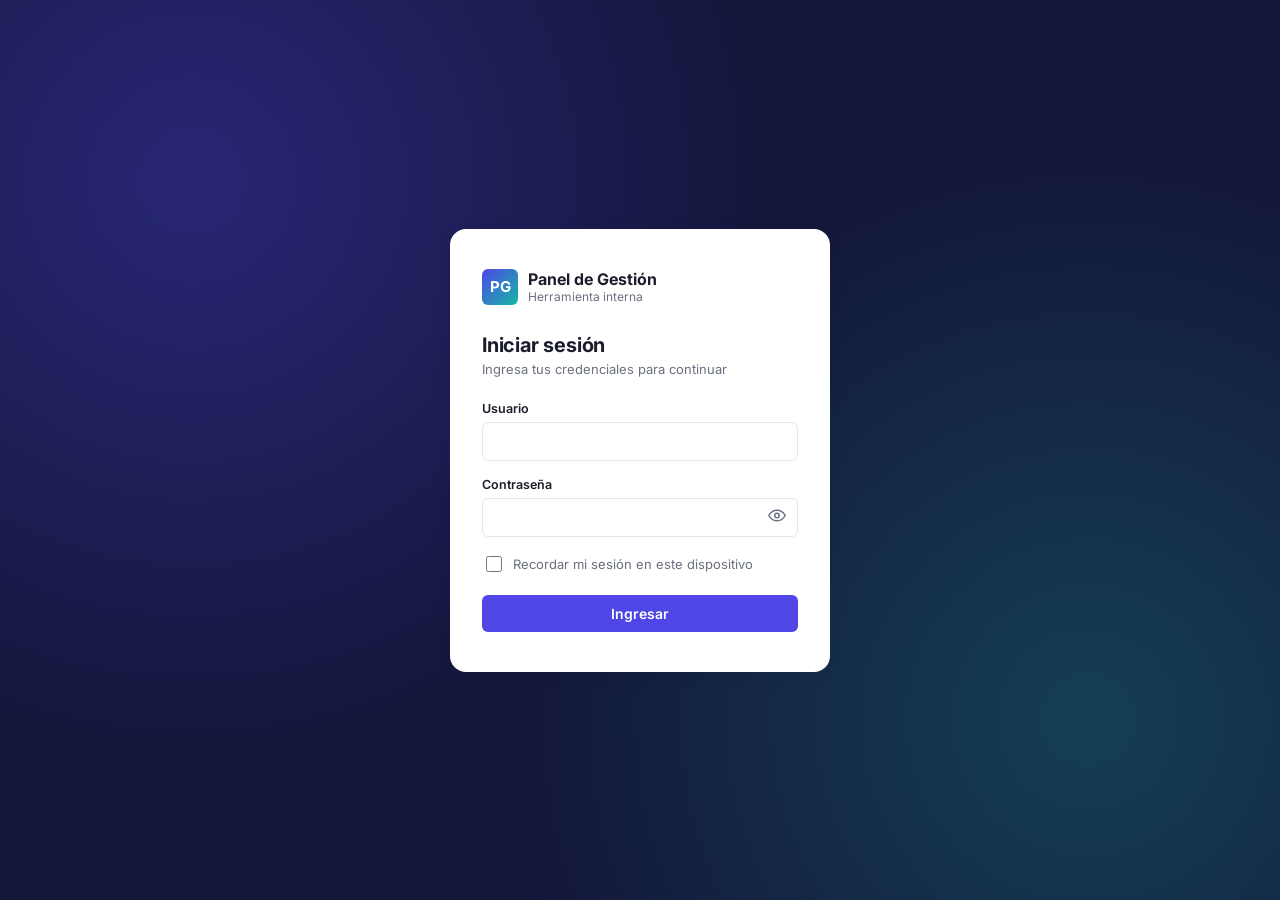
<file: index.html>
<!DOCTYPE html>
<html lang="es">
<head>
  <meta charset="UTF-8">
  <meta name="viewport" content="width=device-width, initial-scale=1.0">
  <title>Iniciar sesión · Panel de Gestión</title>
  <link rel="stylesheet" href="assets/css/styles.css">
</head>
<body>

  <div class="login-page">
    <div class="login-card">
      <div class="login-brand">
        <div class="login-brand-mark">PG</div>
        <div>
          <div class="login-brand-name">Panel de Gestión</div>
          <div class="login-brand-sub">Herramienta interna</div>
        </div>
      </div>

      <h1 class="login-title">Iniciar sesión</h1>
      <p class="login-subtitle">Ingresa tus credenciales para continuar</p>

      <div id="alertBox"></div>

      <form id="formLogin" novalidate>
        <div class="form-group">
          <label class="form-label" for="usuario">Usuario</label>
          <input type="text" id="usuario" class="form-control" autocomplete="username" required>
        </div>

        <div class="form-group">
          <label class="form-label" for="password">Contraseña</label>
          <div class="input-password-wrap">
            <input type="password" id="password" class="form-control" autocomplete="current-password" required>
            <button type="button" class="btn-toggle-password" id="btnTogglePassword" aria-label="Mostrar u ocultar contraseña">
              <svg id="iconEye" width="18" height="18" viewBox="0 0 24 24" fill="none" stroke="currentColor" stroke-width="2"><path d="M1 12s4-7 11-7 11 7 11 7-4 7-11 7-11-7-11-7z"/><circle cx="12" cy="12" r="3"/></svg>
            </button>
          </div>
        </div>

        <div class="form-check">
          <input type="checkbox" id="recordarSesion">
          <label for="recordarSesion">Recordar mi sesión en este dispositivo</label>
        </div>

        <button type="submit" class="btn btn-primary btn-block" id="btnLogin">
          <span id="btnLoginText">Ingresar</span>
        </button>
      </form>
    </div>
  </div>

  <div class="loading-overlay" id="loadingOverlay"><div class="spinner"></div></div>

  <script src="assets/js/config.js"></script>
  <script src="assets/js/api.js"></script>
  <script src="assets/js/auth.js"></script>
  <script>
    // Si venimos de una sesión expirada, avisamos al usuario
    const params = new URLSearchParams(window.location.search);
    if (params.get('expirada') === '1') {
      mostrarAlerta('Tu sesión expiró. Vuelve a iniciar sesión.', 'warning');
    }

    // Si ya hay una sesión activa, saltamos directo al panel
    if (Api.getToken()) {
      window.location.href = 'app.html';
    }

    document.getElementById('btnTogglePassword').addEventListener('click', function () {
      const input = document.getElementById('password');
      input.type = input.type === 'password' ? 'text' : 'password';
    });

    document.getElementById('formLogin').addEventListener('submit', async function (e) {
      e.preventDefault();
      const usuario = document.getElementById('usuario').value.trim();
      const password = document.getElementById('password').value;
      const recordar = document.getElementById('recordarSesion').checked;

      if (!usuario || !password) {
        mostrarAlerta('Usuario y contraseña son obligatorios.', 'danger');
        return;
      }

      establecerCargando(true);
      try {
        await Auth.login(usuario, password, recordar);
        window.location.href = 'app.html';
      } catch (err) {
        mostrarAlerta(err.message, 'danger');
      } finally {
        establecerCargando(false);
      }
    });

    function establecerCargando(cargando) {
      document.getElementById('loadingOverlay').classList.toggle('active', cargando);
      document.getElementById('btnLogin').disabled = cargando;
      document.getElementById('btnLoginText').textContent = cargando ? 'Ingresando...' : 'Ingresar';
    }

    function mostrarAlerta(mensaje, tipo) {
      document.getElementById('alertBox').innerHTML =
        '<div class="alert alert-' + tipo + '">' + mensaje + '</div>';
    }
  </script>
</body>
</html>
</file>
<file: assets/css/styles.css>
/* ============================================================================
   SISTEMA DE DISEÑO - Plantilla de herramienta interna
   Inspirado en Power BI / Tabler / Metronic: paneles densos en datos,
   sidebar oscuro, superficie clara, un solo acento de color.
   ============================================================================ */

@import url('https://fonts.googleapis.com/css2?family=Inter:wght@400;500;600;700&family=JetBrains+Mono:wght@500&display=swap');

:root {
  /* Color */
  --color-bg: #F3F4F9;
  --color-surface: #FFFFFF;
  --color-sidebar: #14163A;
  --color-sidebar-hover: #1E2160;
  --color-sidebar-text: #B6B8D9;
  --color-sidebar-text-active: #FFFFFF;
  --color-primary: #4F46E5;
  --color-primary-dark: #3F37C9;
  --color-accent: #14B8A6;
  --color-text: #1B1D2A;
  --color-text-muted: #6B7080;
  --color-border: #E4E6EF;
  --color-success: #16A34A;
  --color-success-bg: #EAFBF1;
  --color-warning: #D97706;
  --color-warning-bg: #FEF6E7;
  --color-danger: #DC2626;
  --color-danger-bg: #FDECEC;
  --color-info: #0284C7;
  --color-info-bg: #E8F5FC;

  /* Tipografía */
  --font-ui: 'Inter', -apple-system, BlinkMacSystemFont, sans-serif;
  --font-mono: 'JetBrains Mono', 'Courier New', monospace;

  /* Layout */
  --sidebar-width: 264px;
  --sidebar-width-collapsed: 76px;
  --topbar-height: 64px;
  --radius-sm: 6px;
  --radius: 10px;
  --radius-lg: 16px;
  --shadow-sm: 0 1px 2px rgba(20, 22, 58, 0.06);
  --shadow-md: 0 4px 16px rgba(20, 22, 58, 0.08);
  --transition: 180ms cubic-bezier(0.4, 0, 0.2, 1);
}

* { box-sizing: border-box; }

html, body {
  height: 100%;
  margin: 0;
  background: var(--color-bg);
  color: var(--color-text);
  font-family: var(--font-ui);
  font-size: 14px;
  -webkit-font-smoothing: antialiased;
}

h1, h2, h3, h4 { margin: 0; font-weight: 700; letter-spacing: -0.01em; }
p { margin: 0; }
a { color: var(--color-primary); text-decoration: none; }

.font-mono { font-family: var(--font-mono); font-variant-numeric: tabular-nums; }

/* Foco visible para accesibilidad de teclado */
a:focus-visible, button:focus-visible, input:focus-visible, select:focus-visible {
  outline: 2px solid var(--color-primary);
  outline-offset: 2px;
}

@media (prefers-reduced-motion: reduce) {
  * { transition: none !important; animation: none !important; }
}

/* ============================================================================
   PANTALLA DE LOGIN
   ============================================================================ */

.login-page {
  min-height: 100vh;
  display: grid;
  grid-template-columns: 1fr;
  place-items: center;
  background:
    radial-gradient(circle at 15% 20%, rgba(79, 70, 229, 0.35), transparent 45%),
    radial-gradient(circle at 85% 80%, rgba(20, 184, 166, 0.25), transparent 45%),
    var(--color-sidebar);
  padding: 24px;
}

.login-card {
  width: 100%;
  max-width: 380px;
  background: var(--color-surface);
  border-radius: var(--radius-lg);
  box-shadow: var(--shadow-md);
  padding: 40px 32px;
}

.login-brand {
  display: flex;
  align-items: center;
  gap: 10px;
  margin-bottom: 28px;
}

.login-brand-mark {
  width: 36px; height: 36px;
  border-radius: var(--radius-sm);
  background: linear-gradient(135deg, var(--color-primary), var(--color-accent));
  display: flex; align-items: center; justify-content: center;
  color: #fff; font-weight: 700; font-size: 15px;
}

.login-brand-name { font-size: 16px; font-weight: 700; }
.login-brand-sub { font-size: 12px; color: var(--color-text-muted); }

.login-title { font-size: 20px; margin-bottom: 4px; }
.login-subtitle { color: var(--color-text-muted); font-size: 13px; margin-bottom: 24px; }

.form-group { margin-bottom: 16px; }

.form-label {
  display: block;
  font-size: 12.5px;
  font-weight: 600;
  margin-bottom: 6px;
  color: var(--color-text);
}

.form-control {
  width: 100%;
  padding: 10px 12px;
  border: 1px solid var(--color-border);
  border-radius: var(--radius-sm);
  font-family: var(--font-ui);
  font-size: 14px;
  background: var(--color-surface);
  color: var(--color-text);
  transition: border-color var(--transition), box-shadow var(--transition);
}

.form-control:focus {
  border-color: var(--color-primary);
  box-shadow: 0 0 0 3px rgba(79, 70, 229, 0.12);
  outline: none;
}

.input-password-wrap { position: relative; }
.input-password-wrap .form-control { padding-right: 40px; }

.btn-toggle-password {
  position: absolute;
  right: 6px; top: 50%; transform: translateY(-50%);
  border: none; background: none; cursor: pointer;
  color: var(--color-text-muted);
  padding: 6px;
  border-radius: var(--radius-sm);
}
.btn-toggle-password:hover { background: var(--color-bg); }

.form-check { display: flex; align-items: center; gap: 8px; margin-bottom: 20px; }
.form-check input { width: 16px; height: 16px; accent-color: var(--color-primary); }
.form-check label { font-size: 13px; color: var(--color-text-muted); }

.btn {
  display: inline-flex; align-items: center; justify-content: center; gap: 8px;
  border: none; border-radius: var(--radius-sm);
  font-family: var(--font-ui); font-weight: 600; font-size: 14px;
  padding: 10px 16px; cursor: pointer;
  transition: background var(--transition), transform var(--transition), box-shadow var(--transition);
}
.btn:active { transform: translateY(1px); }
.btn-block { width: 100%; }

.btn-primary { background: var(--color-primary); color: #fff; }
.btn-primary:hover { background: var(--color-primary-dark); }
.btn-primary:disabled { opacity: 0.6; cursor: not-allowed; }

.btn-secondary { background: var(--color-bg); color: var(--color-text); border: 1px solid var(--color-border); }
.btn-secondary:hover { background: #E9EAF4; }

.btn-danger { background: var(--color-danger-bg); color: var(--color-danger); }
.btn-danger:hover { background: #FADADA; }

.btn-icon { padding: 8px; }

.alert {
  display: flex; align-items: flex-start; gap: 10px;
  padding: 10px 12px; border-radius: var(--radius-sm);
  font-size: 13px; margin-bottom: 16px;
}
.alert-danger { background: var(--color-danger-bg); color: var(--color-danger); }
.alert-success { background: var(--color-success-bg); color: var(--color-success); }
.alert-warning { background: var(--color-warning-bg); color: var(--color-warning); }
.alert-info { background: var(--color-info-bg); color: var(--color-info); }

/* ============================================================================
   LAYOUT PRINCIPAL (post-login)
   ============================================================================ */

.app-shell {
  display: grid;
  grid-template-columns: var(--sidebar-width) 1fr;
  min-height: 100vh;
  transition: grid-template-columns var(--transition);
}
.app-shell.sidebar-collapsed { grid-template-columns: var(--sidebar-width-collapsed) 1fr; }

/* Sidebar */
.sidebar {
  background: var(--color-sidebar);
  color: var(--color-sidebar-text);
  display: flex; flex-direction: column;
  position: sticky; top: 0; height: 100vh;
  overflow: hidden;
}

.sidebar-header {
  display: flex; align-items: center; gap: 10px;
  padding: 18px 20px;
  min-height: var(--topbar-height);
  border-bottom: 1px solid rgba(255,255,255,0.08);
  white-space: nowrap;
}

.sidebar-nav { flex: 1; overflow-y: auto; padding: 12px 10px; }
.sidebar-section-label {
  font-size: 10.5px; text-transform: uppercase; letter-spacing: 0.08em;
  color: rgba(182, 184, 217, 0.55); padding: 14px 12px 6px;
  white-space: nowrap;
}

.nav-item {
  display: flex; align-items: center; gap: 12px;
  padding: 10px 12px; border-radius: var(--radius-sm);
  color: var(--color-sidebar-text);
  cursor: pointer; font-size: 13.5px; font-weight: 500;
  margin-bottom: 2px; white-space: nowrap;
  border: none; background: none; width: 100%; text-align: left;
  transition: background var(--transition), color var(--transition);
}
.nav-item svg { flex-shrink: 0; width: 18px; height: 18px; }
.nav-item:hover { background: var(--color-sidebar-hover); color: var(--color-sidebar-text-active); }
.nav-item.active {
  background: var(--color-primary);
  color: #fff;
}

.sidebar-collapsed .sidebar-section-label,
.sidebar-collapsed .nav-item span,
.sidebar-collapsed .sidebar-brand-text { display: none; }

.sidebar-footer {
  padding: 14px 16px; border-top: 1px solid rgba(255,255,255,0.08);
  display: flex; align-items: center; gap: 10px;
}
.avatar {
  width: 32px; height: 32px; border-radius: 50%;
  background: linear-gradient(135deg, var(--color-primary), var(--color-accent));
  display: flex; align-items: center; justify-content: center;
  color: #fff; font-weight: 700; font-size: 12.5px; flex-shrink: 0;
}
.sidebar-collapsed .user-meta { display: none; }
.user-meta { overflow: hidden; }
.user-name { font-size: 12.5px; font-weight: 600; color: #fff; white-space: nowrap; overflow: hidden; text-overflow: ellipsis; }
.user-role { font-size: 11px; color: rgba(182, 184, 217, 0.7); }

/* Topbar */
.topbar {
  height: var(--topbar-height);
  background: var(--color-surface);
  border-bottom: 1px solid var(--color-border);
  display: flex; align-items: center; justify-content: space-between;
  padding: 0 24px; position: sticky; top: 0; z-index: 10;
}
.topbar-title { font-size: 16px; font-weight: 700; }
.topbar-actions { display: flex; align-items: center; gap: 12px; }

.btn-plain {
  background: none; border: none; cursor: pointer;
  color: var(--color-text-muted); padding: 8px; border-radius: var(--radius-sm);
  display: flex; align-items: center; justify-content: center;
}
.btn-plain:hover { background: var(--color-bg); color: var(--color-text); }

.main-content { padding: 24px; max-width: 1400px; }

.view { display: none; }
.view.active { display: block; }

/* ============================================================================
   COMPONENTES: KPI, CARDS, TABLAS, MODALES
   ============================================================================ */

.kpi-grid {
  display: grid;
  grid-template-columns: repeat(4, 1fr);
  gap: 16px;
  margin-bottom: 24px;
}

.card {
  background: var(--color-surface);
  border: 1px solid var(--color-border);
  border-radius: var(--radius);
  box-shadow: var(--shadow-sm);
}

.kpi-card { padding: 18px 20px; position: relative; overflow: hidden; }
.kpi-card::before {
  content: '';
  position: absolute; left: 0; top: 0; bottom: 0; width: 4px;
  background: var(--kpi-accent, var(--color-primary));
}
.kpi-label { font-size: 12px; color: var(--color-text-muted); font-weight: 600; margin-bottom: 8px; }
.kpi-value { font-size: 26px; font-weight: 700; font-family: var(--font-mono); }
.kpi-trend { font-size: 12px; margin-top: 6px; color: var(--color-text-muted); }

.grid-2col { display: grid; grid-template-columns: 1.4fr 1fr; gap: 16px; margin-bottom: 24px; }

.card-header {
  padding: 16px 20px; border-bottom: 1px solid var(--color-border);
  display: flex; align-items: center; justify-content: space-between;
}
.card-header h3 { font-size: 14.5px; }
.card-body { padding: 20px; }

.table-toolbar {
  display: flex; align-items: center; justify-content: space-between;
  gap: 12px; margin-bottom: 14px; flex-wrap: wrap;
}
.table-search { position: relative; max-width: 280px; flex: 1; }
.table-search input { padding-left: 34px; }
.table-search svg { position: absolute; left: 10px; top: 50%; transform: translateY(-50%); color: var(--color-text-muted); }

table.data-table { width: 100%; border-collapse: collapse; font-size: 13px; }
.data-table thead th {
  text-align: left; padding: 10px 12px; font-size: 11.5px;
  text-transform: uppercase; letter-spacing: 0.04em;
  color: var(--color-text-muted); border-bottom: 1px solid var(--color-border);
  cursor: pointer; white-space: nowrap; user-select: none;
}
.data-table thead th:hover { color: var(--color-text); }
.data-table tbody td { padding: 11px 12px; border-bottom: 1px solid var(--color-border); }
.data-table tbody tr:hover { background: var(--color-bg); }

.badge {
  display: inline-flex; align-items: center; padding: 3px 9px;
  border-radius: 999px; font-size: 11.5px; font-weight: 600;
}
.badge-pendiente { background: var(--color-warning-bg); color: var(--color-warning); }
.badge-proceso { background: var(--color-info-bg); color: var(--color-info); }
.badge-completado { background: var(--color-success-bg); color: var(--color-success); }

.table-actions { display: flex; gap: 4px; }

.pagination { display: flex; align-items: center; justify-content: space-between; margin-top: 14px; font-size: 12.5px; color: var(--color-text-muted); }
.pagination-buttons { display: flex; gap: 4px; }
.pagination-buttons button {
  border: 1px solid var(--color-border); background: var(--color-surface);
  border-radius: var(--radius-sm); padding: 5px 10px; cursor: pointer; font-size: 12.5px;
}
.pagination-buttons button.active { background: var(--color-primary); color: #fff; border-color: var(--color-primary); }
.pagination-buttons button:disabled { opacity: 0.4; cursor: not-allowed; }

/* Modal */
.modal-overlay {
  position: fixed; inset: 0; background: rgba(20, 22, 58, 0.45);
  display: none; align-items: center; justify-content: center; z-index: 100; padding: 20px;
}
.modal-overlay.active { display: flex; }
.modal {
  background: var(--color-surface); border-radius: var(--radius-lg);
  width: 100%; max-width: 480px; box-shadow: var(--shadow-md);
  max-height: 90vh; overflow-y: auto;
}
.modal-header { padding: 18px 22px; border-bottom: 1px solid var(--color-border); display: flex; justify-content: space-between; align-items: center; }
.modal-header h3 { font-size: 15px; }
.modal-body { padding: 20px 22px; }
.modal-footer { padding: 16px 22px; border-top: 1px solid var(--color-border); display: flex; justify-content: flex-end; gap: 10px; }

.form-row { display: grid; grid-template-columns: 1fr 1fr; gap: 14px; }

/* Toasts */
.toast-container { position: fixed; bottom: 20px; right: 20px; z-index: 200; display: flex; flex-direction: column; gap: 10px; }
.toast {
  background: var(--color-surface); border-left: 4px solid var(--color-primary);
  box-shadow: var(--shadow-md); border-radius: var(--radius-sm);
  padding: 12px 16px; font-size: 13px; min-width: 260px;
  animation: toast-in 200ms ease-out;
}
.toast-success { border-left-color: var(--color-success); }
.toast-danger { border-left-color: var(--color-danger); }
.toast-warning { border-left-color: var(--color-warning); }
@keyframes toast-in { from { opacity: 0; transform: translateY(8px); } to { opacity: 1; transform: translateY(0); } }

/* Loading */
.loading-overlay {
  position: fixed; inset: 0; background: rgba(255,255,255,0.7);
  display: none; align-items: center; justify-content: center; z-index: 300;
}
.loading-overlay.active { display: flex; }

/* Indicador sutil de "actualizando en segundo plano" (no bloquea la UI) */
.refresh-indicator {
  display: inline-flex; align-items: center; gap: 6px;
  font-size: 11.5px; font-weight: 500; color: var(--color-text-muted);
  margin-left: 10px; vertical-align: middle;
}
.spinner-sm {
  width: 12px; height: 12px; border-radius: 50%;
  border: 2px solid var(--color-border); border-top-color: var(--color-primary);
  animation: spin 700ms linear infinite; display: inline-block;
}

.btn-plain.spinning svg { animation: spin 800ms linear infinite; }
.btn-plain:disabled { opacity: 0.55; cursor: not-allowed; }
.spinner {
  width: 34px; height: 34px; border-radius: 50%;
  border: 3px solid var(--color-border); border-top-color: var(--color-primary);
  animation: spin 700ms linear infinite;
}
@keyframes spin { to { transform: rotate(360deg); } }

.empty-state { text-align: center; padding: 40px 20px; color: var(--color-text-muted); }
.empty-state svg { margin-bottom: 10px; opacity: 0.5; }

/* Responsive */
@media (max-width: 1024px) {
  .kpi-grid { grid-template-columns: repeat(2, 1fr); }
  .grid-2col { grid-template-columns: 1fr; }
}

@media (max-width: 768px) {
  .app-shell { grid-template-columns: 1fr; }
  .sidebar {
    position: fixed; z-index: 50; left: 0; top: 0;
    width: var(--sidebar-width);
    transform: translateX(-100%);
    transition: transform var(--transition);
  }
  .app-shell.mobile-open .sidebar { transform: translateX(0); }
  .kpi-grid { grid-template-columns: 1fr 1fr; }
  .form-row { grid-template-columns: 1fr; }
  .main-content { padding: 16px; }
}

@media (max-width: 480px) {
  .kpi-grid { grid-template-columns: 1fr; }
}
</file>
